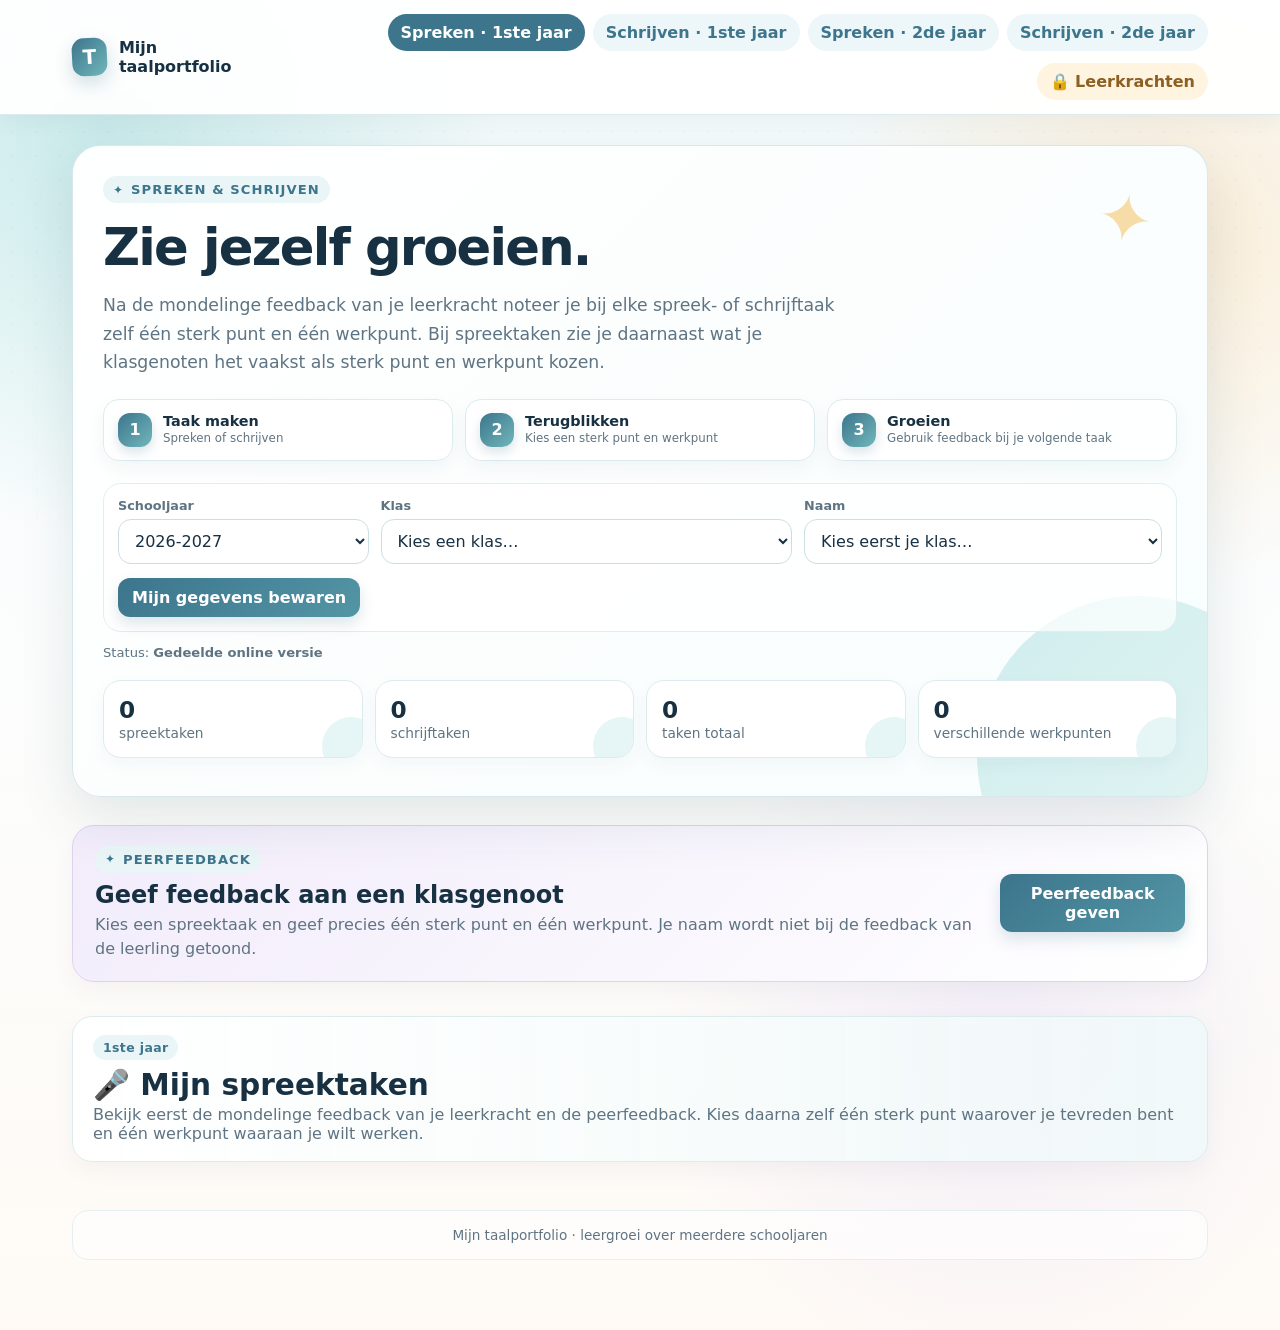
<file: index.html>
<!doctype html><html lang="nl"><head><meta charset="utf-8"><meta name="viewport" content="width=device-width,initial-scale=1"><title>Mijn taalportfolio</title><link rel="stylesheet" href="styles.css?v=15"></head><body>
<header class="topbar"><div class="topbar-inner"><div class="brand"><div class="brand-mark">T</div><span>Mijn taalportfolio</span></div><div class="top-actions"><div class="nav"><button class="active" data-tab="spreken-1">Spreken · 1ste jaar</button><button data-tab="schrijven-1">Schrijven · 1ste jaar</button><button data-tab="spreken-2">Spreken · 2de jaar</button><button data-tab="schrijven-2">Schrijven · 2de jaar</button></div><button class="teacher-login-btn" id="teacherLoginBtn">🔒 Leerkrachten</button></div></div></header>
<main>
<section class="hero"><div class="hero-card wide"><div class="eyebrow">Spreken & schrijven</div><h1>Zie jezelf groeien.</h1><p class="lead">Na de mondelinge feedback van je leerkracht noteer je bij elke spreek- of schrijftaak zelf één sterk punt en één werkpunt. Bij spreektaken zie je daarnaast wat je klasgenoten het vaakst als sterk punt en werkpunt kozen.</p><div class="growth-steps"><div class="growth-step"><span>1</span><div><strong>Taak maken</strong><small>Spreken of schrijven</small></div></div><div class="growth-step"><span>2</span><div><strong>Terugblikken</strong><small>Kies een sterk punt en werkpunt</small></div></div><div class="growth-step"><span>3</span><div><strong>Groeien</strong><small>Gebruik feedback bij je volgende taak</small></div></div></div><div class="identity"><div class="field"><label>Schooljaar</label><select id="academicYear"></select></div><div class="field"><label>Klas</label><select id="studentClass"><option value="">Kies een klas…</option><option value="1A">1A</option><option value="1B">1B</option><option value="1C">1C</option></select></div><div class="field"><label>Naam</label><select id="studentName"></select></div><div class="identity-actions"><button class="primary-btn" id="saveProfileBtn">Mijn gegevens bewaren</button><button class="ghost-btn hidden" id="changeProfileBtn">Andere leerling / gegevens wijzigen</button><span class="small hidden" id="profileSavedMsg">✓ Gegevens bewaard voor volgende bezoeken.</span></div></div><p class="small">Status: <strong id="mode"></strong></p><div class="stat-grid"><div class="stat"><strong id="countSpeak">0</strong><span>spreektaken</span></div><div class="stat"><strong id="countWrite">0</strong><span>schrijftaken</span></div><div class="stat"><strong id="countTotal">0</strong><span>taken totaal</span></div><div class="stat"><strong id="countWork">0</strong><span>verschillende werkpunten</span></div></div></div></section>
<section class="peer-panel"><div><div class="eyebrow">Peerfeedback</div><h2>Geef feedback aan een klasgenoot</h2><p>Kies een spreektaak en geef precies één sterk punt en één werkpunt. Je naam wordt niet bij de feedback van de leerling getoond.</p></div><button class="primary-btn" id="openPeerBtn">Peerfeedback geven</button></section>
<section data-section="spreken-1"><div class="section-head"><div><div class="year-pill">1ste jaar</div><h2>🎤 Mijn spreektaken</h2><p>Bekijk eerst de mondelinge feedback van je leerkracht en de peerfeedback. Kies daarna zelf één sterk punt waarover je tevreden bent en één werkpunt waaraan je wilt werken.</p></div></div><div id="spreken1List" class="task-list"></div></section>
<section data-section="schrijven-1" class="hidden"><div class="section-head"><div><div class="year-pill">1ste jaar</div><h2>✍️ Mijn schrijftaken</h2><p>Bewaar je belangrijkste feedback en gebruik de tip bij je volgende opdracht.</p></div></div><div id="schrijven1List" class="task-list"></div></section>
<section data-section="spreken-2" class="hidden"><div class="section-head"><div><div class="year-pill second">2de jaar</div><h2>🎤 Mijn spreektaken</h2><p>Vergelijk je nieuwe feedback met je groei uit het eerste jaar.</p></div></div><div id="spreken2List" class="task-list"></div></section>
<section data-section="schrijven-2" class="hidden"><div class="section-head"><div><div class="year-pill second">2de jaar</div><h2>✍️ Mijn schrijftaken</h2><p>Blijf gericht werken aan je schrijfvaardigheid in het tweede jaar.</p></div></div><div id="schrijven2List" class="task-list"></div></section>
<div class="footer-note">Mijn taalportfolio · leergroei over meerdere schooljaren</div></main>
<div class="modal hidden" id="peerModal"><div class="modal-card peer-modal-card"><button class="modal-close" id="peerModalClose">×</button><div class="eyebrow">Peerfeedback</div><h2>Feedback aan een klasgenoot</h2><p>Kies de spreekopdracht, de klas en daarna de leerling. Selecteer vervolgens precies één positief punt en één werkpunt.</p><div class="peer-target-grid"><div class="field"><label>1. Spreekopdracht</label><select id="peerAssignment"></select></div><div class="field"><label>2. Klas</label><select id="peerClass"></select></div><div class="field"><label>3. Klasgenoot</label><select id="peerStudent"></select></div></div><div class="peer-feedback-grid"><div class="field"><label>4. Positief punt</label><select id="peerStrong"></select></div><div class="field"><label>5. Werkpunt</label><select id="peerWork"></select></div></div><div id="peerError" class="login-error hidden"></div><button class="primary-btn login-submit" id="peerSubmit">Feedback bewaren</button></div></div>
<div class="modal hidden" id="teacherModal" role="dialog" aria-modal="true"><div class="modal-card"><button class="modal-close" id="teacherModalClose">×</button><div class="lock-icon">🔒</div><h2>Leerkrachten</h2><p>Geef het leerkrachtenwachtwoord in om het overzicht te openen.</p><div class="field"><label>Wachtwoord</label><input id="teacherPassword" type="password" autocomplete="current-password" placeholder="Wachtwoord"></div><div id="teacherLoginError" class="login-error hidden">Onjuist wachtwoord.</div><button class="primary-btn login-submit" id="teacherLoginSubmit">Open leerkrachtenoverzicht</button></div></div>
<script src="config.js?v=15"></script><script src="data.js?v=15"></script><script src="app.js?v=15"></script><script>initStudent();</script></body></html>
</file>
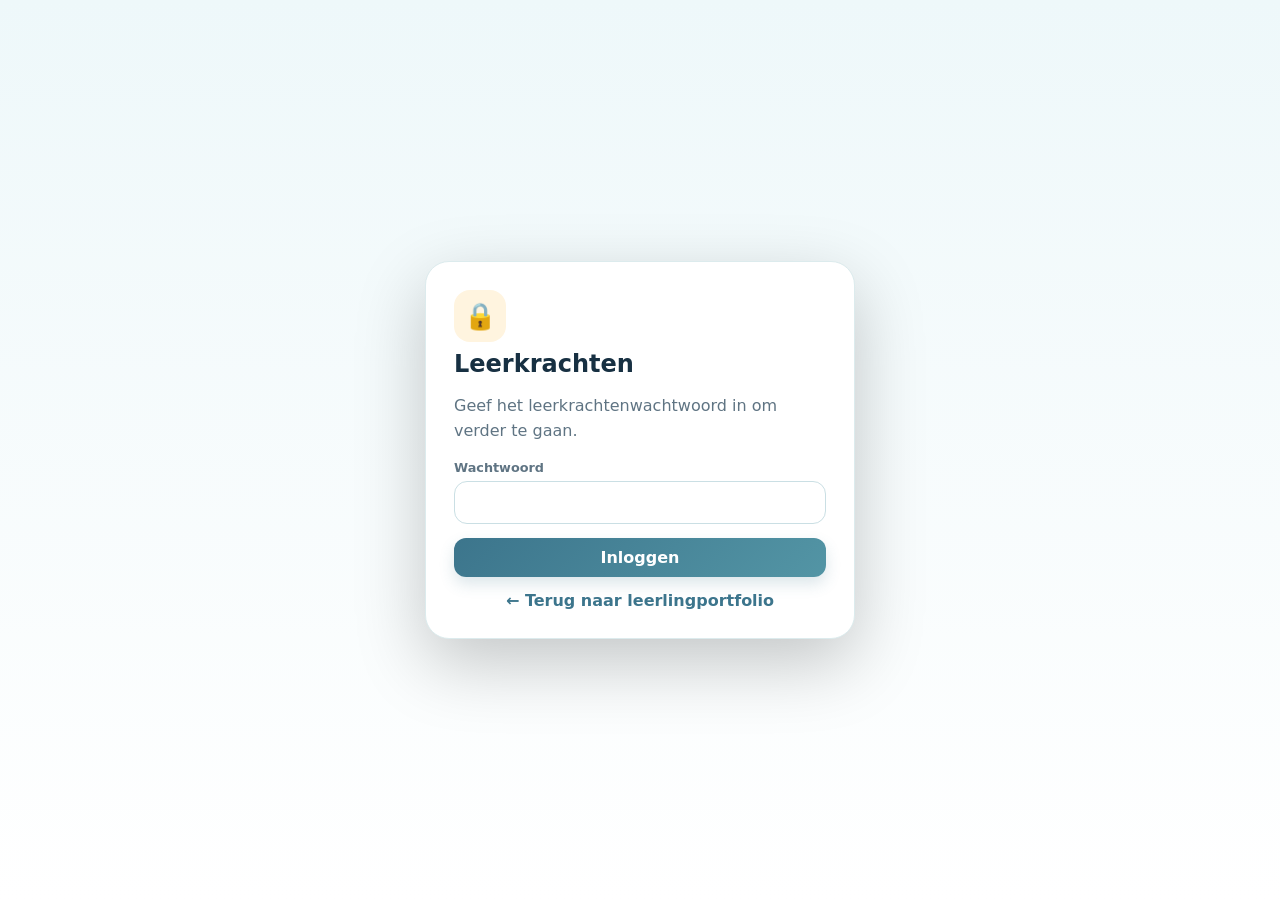
<file: leraar.html>
<!doctype html><html lang="nl"><head><meta charset="utf-8"><meta name="viewport" content="width=device-width,initial-scale=1"><title>Taalportfolio · leerkracht</title><link rel="stylesheet" href="styles.css?v=15"></head><body class="teacher-page">
<div id="teacherGate" class="teacher-gate"><div class="modal-card"><div class="lock-icon">🔒</div><h2>Leerkrachten</h2><p>Geef het leerkrachtenwachtwoord in om verder te gaan.</p><div class="field"><label>Wachtwoord</label><input id="gatePassword" type="password"><div id="gateError" class="login-error hidden">Onjuist wachtwoord.</div></div><button class="primary-btn login-submit" id="gateSubmit">Inloggen</button><a class="back-link" href="index.html">← Terug naar leerlingportfolio</a></div></div>
<div id="teacherApp" class="hidden"><header class="topbar"><div class="topbar-inner"><div class="brand"><div class="brand-mark">L</div><span>Taalportfolio · leerkracht</span></div><div class="teacher-actions"><a class="ghost-btn link-btn" href="index.html">Leerlingenversie</a><button class="ghost-btn" id="exportBtn">Exporteer JSON</button><button class="ghost-btn" id="logoutBtn">Uitloggen</button></div></div></header>
<main><section class="hero-card"><div class="eyebrow">Leerkrachtenoverzicht</div><h1 style="font-size:2.5rem">Leergroei per leerling</h1><p class="lead">Bekijk per schooljaar de eigen reflectie en de samengevatte peerfeedback bij spreektaken.</p><p class="small">Status: <strong id="mode"></strong></p><div class="stat-grid"><div class="stat"><strong id="studentCount">0</strong><span>leerlingen</span></div><div class="stat"><strong id="recordCount">0</strong><span>taken</span></div></div></section>
<section class="teacher-grid" style="margin-top:20px"><aside class="panel"><h3>Leerlingen</h3><div id="studentList" class="student-list"></div></aside><section class="panel"><div class="teacher-filters three"><div class="field"><label>Schooljaar</label><select id="filterAcademicYear"></select></div><div class="field"><label>Leerjaar</label><select id="filterYear"><option value="all">1ste & 2de jaar</option><option value="1">1ste jaar</option><option value="2">2de jaar</option></select></div><div class="field"><label>Taaktype</label><select id="filterType"><option value="all">Spreken & schrijven</option><option value="spreken">Spreken</option><option value="schrijven">Schrijven</option></select></div></div><div id="studentDetail"><p class="small">Selecteer een leerling.</p></div></section></section><div class="footer-note">Leerkrachtenoverzicht · toegang via wachtwoord</div></main></div>
<script src="config.js?v=15"></script><script src="data.js?v=15"></script><script src="app.js?v=15"></script><script>initTeacherGate();</script></body></html>
</file>
<file: styles.css>
:root {
  --ink: #173042;
  --muted: #5f7483;
  --bg: #f5fbfc;
  --card: #ffffff;
  --accent: #5395a5;
  --accent2: #71b7bb;
  --accent3: #b7e3e3;
  --accent-dark: #3c758c;
  --warm: #fff4df;
  --warm-dark: #c77d2f;
  --good: #eaf8ee;
  --good-ink: #2e6f46;
  --work: #fff1ec;
  --work-ink: #9a513e;
  --shadow: 0 14px 35px rgba(36,78,93,.10);
}
*{box-sizing:border-box}
body{margin:0;font-family:Inter,ui-sans-serif,system-ui,-apple-system,Segoe UI,Roboto,Arial,sans-serif;color:var(--ink);background:linear-gradient(180deg,#eef8fa 0,#f9fcfd 35%,#fff 100%)}
button,input,select,textarea{font:inherit}
a{color:inherit}
.topbar{position:sticky;top:0;z-index:20;background:rgba(255,255,255,.94);backdrop-filter:blur(12px);border-bottom:1px solid #dcebed}
.topbar-inner{max-width:1180px;margin:auto;padding:14px 22px;display:flex;align-items:center;justify-content:space-between;gap:18px}
.brand{display:flex;align-items:center;gap:12px;font-weight:800}
.brand-mark{width:38px;height:38px;border-radius:12px;background:linear-gradient(135deg,var(--accent-dark),var(--accent2));display:grid;place-items:center;color:#fff;font-size:20px}
.nav{display:flex;gap:8px;flex-wrap:wrap}
.nav button,.ghost-btn{border:0;background:#edf6f8;color:var(--accent-dark);padding:9px 13px;border-radius:999px;cursor:pointer;font-weight:700}
.nav button.active{background:var(--accent-dark);color:white}
main{max-width:1180px;margin:auto;padding:30px 22px 70px}
.hero{display:grid;grid-template-columns:1.25fr .75fr;gap:24px;align-items:stretch;margin-bottom:28px}
.hero-card{background:var(--card);border:1px solid #dcebed;border-radius:28px;box-shadow:var(--shadow);padding:30px;position:relative;overflow:hidden}
.hero-card:before{content:"";position:absolute;inset:auto -80px -100px auto;width:260px;height:260px;border-radius:50%;background:var(--accent3);opacity:.5}
.eyebrow{font-size:.82rem;text-transform:uppercase;letter-spacing:.12em;color:var(--accent-dark);font-weight:800}
h1{font-size:clamp(2rem,4vw,3.6rem);line-height:1.02;margin:.35em 0 .35em}
.lead{font-size:1.08rem;color:var(--muted);max-width:760px;line-height:1.65}
.identity{display:grid;gap:12px;margin-top:22px;grid-template-columns:1fr 1fr}
.field label{display:block;font-size:.8rem;font-weight:800;color:var(--muted);margin:0 0 6px}
.field input,.field select,.field textarea{width:100%;padding:11px 12px;border:1px solid #cadfe4;border-radius:12px;background:white;color:var(--ink);outline:none}
.field input:focus,.field select:focus,.field textarea:focus{border-color:var(--accent);box-shadow:0 0 0 3px rgba(83,149,165,.14)}
.teacher-tip{background:linear-gradient(135deg,#fff8ed,#fff);border:1px solid #f0dcc4;border-radius:28px;padding:18px;display:grid;grid-template-columns:120px 1fr;gap:16px;align-items:center;box-shadow:var(--shadow)}
.teacher-tip img{width:120px;height:120px;border-radius:50%;object-fit:cover;object-position:50% 32%;border:5px solid white;box-shadow:0 8px 18px rgba(0,0,0,.08)}
.bubble{position:relative;background:white;border:2px solid #f1d7b5;border-radius:18px;padding:16px;line-height:1.5}
.bubble:before{content:"";position:absolute;left:-12px;top:42px;width:20px;height:20px;background:white;border-left:2px solid #f1d7b5;border-bottom:2px solid #f1d7b5;transform:rotate(45deg)}
.stat-grid{display:grid;grid-template-columns:repeat(4,1fr);gap:12px;margin:20px 0 8px}.stat{background:white;border:1px solid #dcebed;border-radius:18px;padding:15px}.stat strong{display:block;font-size:1.45rem}.stat span{color:var(--muted);font-size:.86rem}
.section-head{display:flex;justify-content:space-between;gap:12px;align-items:end;margin:34px 0 14px}.section-head h2{margin:0;font-size:1.7rem}.section-head p{margin:3px 0 0;color:var(--muted)}
.task-list{display:grid;gap:14px}.task-card{background:white;border:1px solid #dcebed;border-radius:20px;padding:18px;box-shadow:0 8px 22px rgba(36,78,93,.06)}
.task-top{display:grid;grid-template-columns:52px 1.3fr .7fr;gap:12px;align-items:end;margin-bottom:14px}.num{width:46px;height:46px;border-radius:15px;background:var(--accent3);display:grid;place-items:center;font-weight:900;color:var(--accent-dark)}
.task-grid{display:grid;grid-template-columns:1fr 1fr;gap:14px}.choice-box{border-radius:16px;padding:14px}.choice-box.good{background:var(--good)}.choice-box.work{background:var(--work)}.choice-box h4{margin:0 0 10px}.advice{margin-top:10px;background:white;border-radius:12px;padding:11px 12px;min-height:64px;color:#526774;line-height:1.45;border:1px dashed #d8b9ad}.advice.empty{color:#8799a4;font-style:italic}.small{font-size:.82rem;color:var(--muted)}
.actions{display:flex;gap:8px;justify-content:flex-end;margin-top:12px}.primary-btn{border:0;background:var(--accent-dark);color:white;padding:10px 14px;border-radius:12px;font-weight:800;cursor:pointer}.danger-btn{border:0;background:#fff0ed;color:#a74a38;padding:9px 12px;border-radius:11px;font-weight:750;cursor:pointer}
.hidden{display:none!important}.notice{background:#fff8df;border:1px solid #eedfa8;padding:12px 14px;border-radius:14px;color:#6c5b1e;margin:16px 0}.success{background:#eaf8ee;border-color:#c9e8d1;color:#336749}
.teacher-grid{display:grid;grid-template-columns:280px 1fr;gap:18px}.panel{background:white;border:1px solid #dcebed;border-radius:20px;padding:18px;box-shadow:var(--shadow)}
.student-list{display:grid;gap:8px}.student-btn{width:100%;text-align:left;border:1px solid #dcebed;background:white;padding:11px 12px;border-radius:12px;cursor:pointer}.student-btn.active{background:#eaf5f7;border-color:var(--accent)}
.badge{display:inline-flex;align-items:center;padding:4px 9px;border-radius:999px;background:#edf6f8;color:var(--accent-dark);font-size:.78rem;font-weight:800}.badge.good{background:var(--good);color:var(--good-ink)}.badge.work{background:var(--work);color:var(--work-ink)}
.history{display:grid;gap:10px}.history-item{border:1px solid #dfebee;border-radius:14px;padding:13px}.history-item h4{margin:0 0 8px}.history-meta{display:flex;gap:8px;flex-wrap:wrap;margin-bottom:8px}.history p{margin:6px 0;line-height:1.45}
.footer-note{margin-top:34px;color:var(--muted);font-size:.85rem;text-align:center}
@media(max-width:900px){.hero{grid-template-columns:1fr}.teacher-grid{grid-template-columns:1fr}.stat-grid{grid-template-columns:1fr 1fr}.task-grid{grid-template-columns:1fr}.task-top{grid-template-columns:46px 1fr}.task-top .datefield{grid-column:2}.identity{grid-template-columns:1fr}}
@media(max-width:560px){main{padding:20px 14px 60px}.topbar-inner{padding:12px 14px}.teacher-tip{grid-template-columns:78px 1fr}.teacher-tip img{width:78px;height:78px}.bubble:before{top:25px}.stat-grid{grid-template-columns:1fr 1fr}.hero-card{padding:22px}.task-card{padding:14px}}


/* Tip van de leerkracht per taak */
.task-tip{margin-top:12px;display:grid;grid-template-columns:78px 1fr;gap:12px;align-items:center}
.task-tip img{width:78px;height:78px;border-radius:50%;object-fit:cover;object-position:50% 32%;border:4px solid white;box-shadow:0 6px 14px rgba(0,0,0,.08)}
.task-tip .bubble{position:relative;background:white;border:2px solid #f1d7b5;border-radius:16px;padding:12px 14px;line-height:1.45}
.task-tip .bubble:before{content:"";position:absolute;left:-10px;top:28px;width:16px;height:16px;background:white;border-left:2px solid #f1d7b5;border-bottom:2px solid #f1d7b5;transform:rotate(45deg)}
.task-tip .advice{margin-top:4px;background:transparent;border:0;border-radius:0;padding:0;min-height:0;color:#526774;line-height:1.45}
@media(max-width:560px){.task-tip{grid-template-columns:64px 1fr}.task-tip img{width:64px;height:64px}.task-tip .bubble:before{top:22px}}

/* Versie 3: twee schooljaren + leerkrachtenlogin */
.hero .wide{grid-column:1/-1}
.top-actions{display:flex;align-items:center;gap:12px;flex-wrap:wrap;justify-content:flex-end}
.teacher-login-btn{border:0;background:#fff4df;color:#8c5f22;padding:9px 13px;border-radius:999px;cursor:pointer;font-weight:800;white-space:nowrap}
.year-pill{display:inline-flex;margin-bottom:8px;padding:5px 10px;border-radius:999px;background:#eaf5f7;color:var(--accent-dark);font-size:.78rem;font-weight:900;letter-spacing:.03em}
.year-pill.second{background:#f2ecfb;color:#654b8a}
.modal,.teacher-gate{position:fixed;inset:0;background:rgba(23,48,66,.54);display:grid;place-items:center;padding:20px;z-index:100}
.modal-card{position:relative;width:min(430px,100%);background:white;border-radius:24px;padding:28px;box-shadow:0 24px 70px rgba(0,0,0,.22);border:1px solid #dcebed;text-align:left}
.modal-card h2{margin:8px 0}.modal-card p{color:var(--muted);line-height:1.55}.modal-close{position:absolute;right:14px;top:10px;border:0;background:transparent;font-size:28px;cursor:pointer;color:var(--muted)}
.lock-icon{width:52px;height:52px;border-radius:16px;display:grid;place-items:center;background:#fff4df;font-size:26px}.login-submit{width:100%;margin-top:14px}.login-error{margin-top:9px;padding:9px 11px;border-radius:10px;background:#fff0ed;color:#a74a38;font-size:.86rem;font-weight:700}
.teacher-gate{background:linear-gradient(180deg,#eef8fa,#fff)}.back-link{display:block;text-align:center;margin-top:14px;color:var(--accent-dark);font-weight:700;text-decoration:none}.teacher-actions{display:flex;gap:8px;align-items:center;flex-wrap:wrap}.link-btn{text-decoration:none;display:inline-flex}.teacher-filters{display:grid;grid-template-columns:1fr 1fr;gap:12px;margin-bottom:18px;padding-bottom:16px;border-bottom:1px solid #e4eef0}.badge.year{background:#f2ecfb;color:#654b8a}.empty-state{padding:24px;text-align:center;background:#f8fbfc;border-radius:14px}
@media(max-width:980px){.topbar-inner{align-items:flex-start;flex-direction:column}.top-actions{width:100%;justify-content:flex-start}.nav{width:100%}.nav button{flex:1 1 190px}}
@media(max-width:650px){.teacher-filters{grid-template-columns:1fr}.teacher-actions{width:100%}.teacher-actions .ghost-btn{flex:1}.teacher-login-btn{width:100%}}

/* Versie 4: wissen vanuit leerkrachtenoverzicht */
.history-title-row{display:flex;align-items:flex-start;justify-content:space-between;gap:12px;margin-bottom:8px}
.history-title-row h4{margin:0;flex:1}
.teacher-delete{flex:0 0 auto;padding:7px 10px;font-size:.8rem}
@media(max-width:560px){.history-title-row{align-items:stretch;flex-direction:column}.teacher-delete{align-self:flex-start}}

/* Versie 5: warmere, speelsere uitstraling + vrije feedbackvelden */
body{
  background:
    radial-gradient(circle at 8% 10%, rgba(183,227,227,.7), transparent 24%),
    radial-gradient(circle at 92% 18%, rgba(255,226,188,.55), transparent 22%),
    radial-gradient(circle at 78% 78%, rgba(224,214,245,.38), transparent 24%),
    linear-gradient(180deg,#f4fbfc 0,#fbfdfd 45%,#fffaf5 100%);
  min-height:100vh;
}
body:before{
  content:"";position:fixed;inset:0;pointer-events:none;z-index:-1;opacity:.38;
  background-image:radial-gradient(rgba(60,117,140,.12) 1px,transparent 1px);
  background-size:24px 24px;
  mask-image:linear-gradient(to bottom,black,transparent 78%);
}
.topbar{box-shadow:0 6px 20px rgba(36,78,93,.06)}
.brand-mark{box-shadow:0 8px 18px rgba(60,117,140,.22);transform:rotate(-3deg)}
.teacher-login-btn,.nav button,.ghost-btn{transition:.18s ease}
.teacher-login-btn:hover,.nav button:hover,.ghost-btn:hover{transform:translateY(-1px);box-shadow:0 6px 14px rgba(36,78,93,.09)}
.hero-card{border:1px solid rgba(83,149,165,.22);background:linear-gradient(135deg,rgba(255,255,255,.98),rgba(248,253,253,.98));box-shadow:0 20px 55px rgba(36,78,93,.12)}
.hero-card:before{width:320px;height:320px;right:-90px;bottom:-120px;background:linear-gradient(135deg,var(--accent3),#dff2f2);opacity:.65}
.hero-card:after{content:"✦";position:absolute;right:54px;top:34px;font-size:4.2rem;color:#f3c978;opacity:.65;transform:rotate(10deg)}
.eyebrow{display:inline-flex;align-items:center;gap:7px;background:#eaf5f7;padding:6px 10px;border-radius:999px;letter-spacing:.08em}
.eyebrow:before{content:"✦";font-size:.75rem}
h1{letter-spacing:-.035em}
.growth-steps{display:grid;grid-template-columns:repeat(3,1fr);gap:12px;margin:22px 0 4px;position:relative;z-index:1}
.growth-step{display:flex;align-items:center;gap:11px;padding:13px 14px;border-radius:16px;background:rgba(255,255,255,.86);border:1px solid #dcebed;box-shadow:0 7px 18px rgba(36,78,93,.05)}
.growth-step span{width:34px;height:34px;flex:0 0 34px;border-radius:12px;display:grid;place-items:center;background:linear-gradient(135deg,var(--accent-dark),var(--accent2));color:white;font-weight:900;box-shadow:0 5px 12px rgba(60,117,140,.2)}
.growth-step strong{display:block;font-size:.9rem}.growth-step small{display:block;color:var(--muted);font-size:.74rem;margin-top:2px;line-height:1.3}
.identity{position:relative;z-index:1;background:rgba(255,255,255,.72);border:1px solid #e0eef0;padding:14px;border-radius:18px}
.stat{position:relative;overflow:hidden;box-shadow:0 7px 18px rgba(36,78,93,.04)}
.stat:after{content:"";position:absolute;right:-18px;bottom:-18px;width:58px;height:58px;border-radius:50%;background:var(--accent3);opacity:.35}
.section-head{padding:18px 20px;border-radius:20px;background:linear-gradient(90deg,rgba(255,255,255,.9),rgba(239,248,249,.86));border:1px solid #dcebed;box-shadow:0 8px 22px rgba(36,78,93,.05)}
.section-head h2{font-size:1.85rem}
.task-list{gap:18px}
.task-card{position:relative;overflow:hidden;border:1px solid #d8e8eb;border-radius:24px;padding:20px;box-shadow:0 12px 28px rgba(36,78,93,.08);transition:.18s ease;background:rgba(255,255,255,.96)}
.task-card:hover{transform:translateY(-2px);box-shadow:0 16px 34px rgba(36,78,93,.11)}
.task-card:before{content:"";position:absolute;left:0;top:0;bottom:0;width:5px;background:linear-gradient(180deg,var(--accent2),var(--accent-dark))}
.task-card.empty-task{background:linear-gradient(135deg,#ffffff,#fbfefe)}
.task-card.saved-task:after{content:"Bewaard";position:absolute;right:18px;top:18px;padding:4px 8px;border-radius:999px;background:#eaf8ee;color:#2e6f46;font-size:.68rem;font-weight:900;letter-spacing:.03em}
.num{border-radius:16px;background:linear-gradient(135deg,#d8f0ef,#b7e3e3);box-shadow:inset 0 0 0 1px rgba(60,117,140,.08),0 6px 14px rgba(60,117,140,.1)}
.choice-box{border:1px solid transparent;min-height:100%}
.choice-box.good{background:linear-gradient(145deg,#edf9f0,#f8fcf9);border-color:#d3ead9}
.choice-box.work{background:linear-gradient(145deg,#fff3ef,#fffaf8);border-color:#f0d8cf}
.choice-heading{display:flex;align-items:center;gap:10px;margin-bottom:11px}
.choice-heading h4{margin:0}.choice-heading small{display:block;color:var(--muted);margin-top:1px}
.choice-icon{width:34px;height:34px;border-radius:12px;display:grid;place-items:center;font-weight:900;background:white;box-shadow:0 4px 10px rgba(0,0,0,.05)}
.good .choice-icon{color:var(--good-ink)}.work .choice-icon{color:var(--work-ink)}
.field input,.field select,.field textarea{border-radius:13px;transition:.18s ease}
.field input:hover,.field select:hover,.field textarea:hover{border-color:#a9cdd4}
.primary-btn{background:linear-gradient(135deg,var(--accent-dark),var(--accent));box-shadow:0 7px 15px rgba(60,117,140,.18);transition:.18s ease}
.primary-btn:hover{transform:translateY(-1px);box-shadow:0 9px 20px rgba(60,117,140,.24)}
.task-tip{background:rgba(255,248,237,.58);border:1px dashed #eed4b1;border-radius:17px;padding:10px}
.task-tip img{box-shadow:0 7px 18px rgba(86,62,35,.13)}
.custom-entry{margin-top:11px;padding:12px;border-radius:14px;background:rgba(255,255,255,.82);border:1px dashed #c9dde1}
.custom-entry label{display:block;font-size:.78rem;font-weight:850;color:var(--muted);margin-bottom:6px}
.custom-entry textarea{width:100%;resize:vertical;min-height:78px;padding:10px 11px;border:1px solid #cadfe4;border-radius:11px;background:white;color:var(--ink);outline:none;line-height:1.45}
.custom-entry textarea:focus{border-color:var(--accent);box-shadow:0 0 0 3px rgba(83,149,165,.12)}
.word-counter{text-align:right;margin-top:5px;font-size:.73rem;font-weight:800;color:#7b8d98}
.word-counter.over-limit{color:#b64835}.custom-entry textarea.over-limit{border-color:#c85c48;background:#fff7f5}
.custom-note{font-size:.74rem;color:#7f8f99;margin-top:5px;line-height:1.35}
.footer-note{padding:16px 18px;border-radius:16px;background:rgba(255,255,255,.58);border:1px solid #e4eff1}
.teacher-page .hero-card{background:linear-gradient(135deg,#fff,#f4fbfc)}
.panel{background:rgba(255,255,255,.94)}
.history-item{background:linear-gradient(135deg,#fff,#fbfefe);box-shadow:0 6px 16px rgba(36,78,93,.04)}
@media(max-width:760px){.growth-steps{grid-template-columns:1fr}.hero-card:after{font-size:2.8rem;right:24px;top:24px}.section-head{padding:15px}.task-card{padding:16px}}

/* Versie 6: schooljaar + peerfeedback */
.identity{grid-template-columns:.7fr 1.15fr 1fr}.peer-panel{margin:0 0 28px;padding:20px 22px;border-radius:22px;background:linear-gradient(135deg,#f2ecfb,#fff);border:1px solid #ded2ef;display:flex;justify-content:space-between;gap:18px;align-items:center;box-shadow:0 8px 22px rgba(36,78,93,.05)}.peer-panel h2{margin:8px 0 4px}.peer-panel p{margin:0;color:var(--muted);line-height:1.5}.peer-modal-card .field{margin-top:12px}.peer-summary{margin:14px 0 2px;padding:14px 16px;border-radius:16px;background:#f2ecfb;border:1px solid #ded2ef;color:#574374}.peer-summary p{margin:6px 0 0;line-height:1.5}.teacher-filters.three{grid-template-columns:repeat(3,1fr)}
@media(max-width:760px){.identity{grid-template-columns:1fr}.peer-panel{align-items:stretch;flex-direction:column}.teacher-filters.three{grid-template-columns:1fr}}

/* Versie 7: vaste klaslijsten voor peerfeedback */
.peer-modal-card{width:min(900px,100%)}
.peer-target-grid{display:grid;grid-template-columns:.7fr 1fr 1.35fr;gap:12px;margin-top:18px}
.peer-feedback-grid{display:grid;grid-template-columns:1fr 1fr;gap:12px;margin-top:14px}
.peer-summary{margin-top:16px;padding:14px 16px;border-radius:16px;background:#eef8fa;border:1px solid #cfe5e9;line-height:1.5}
.peer-summary p{margin:6px 0 0}.peer-summary .peer-good{color:var(--good-ink)}.peer-summary .peer-work{color:var(--work-ink)}
@media(max-width:720px){.peer-target-grid,.peer-feedback-grid{grid-template-columns:1fr}}

/* Versie 11: leerlingprofiel eenmalig bewaren */
.identity-actions{grid-column:1/-1;display:flex;align-items:center;gap:10px;flex-wrap:wrap;margin-top:2px}.identity select:disabled{background:#f3f8f9;color:var(--ink);opacity:1;cursor:not-allowed}.identity-actions .small{font-weight:750;color:var(--good-ink)}
</file>
